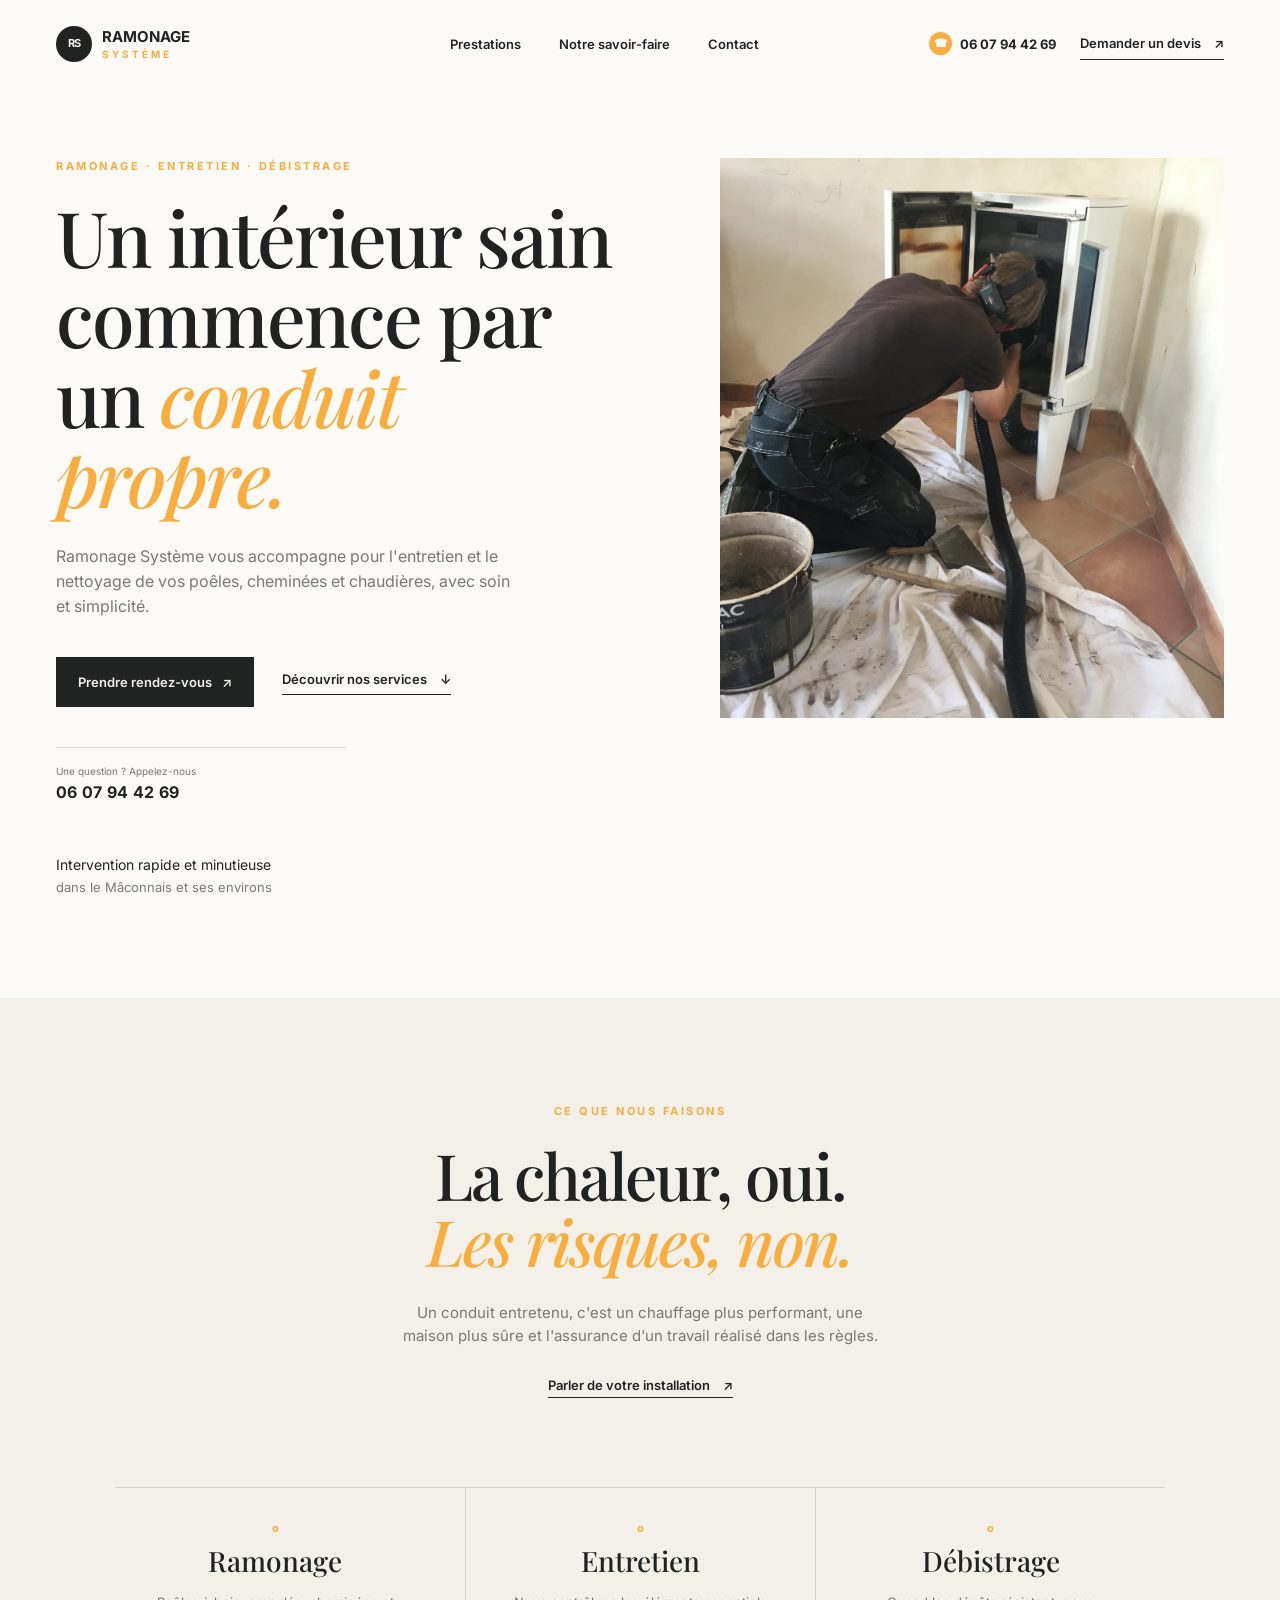
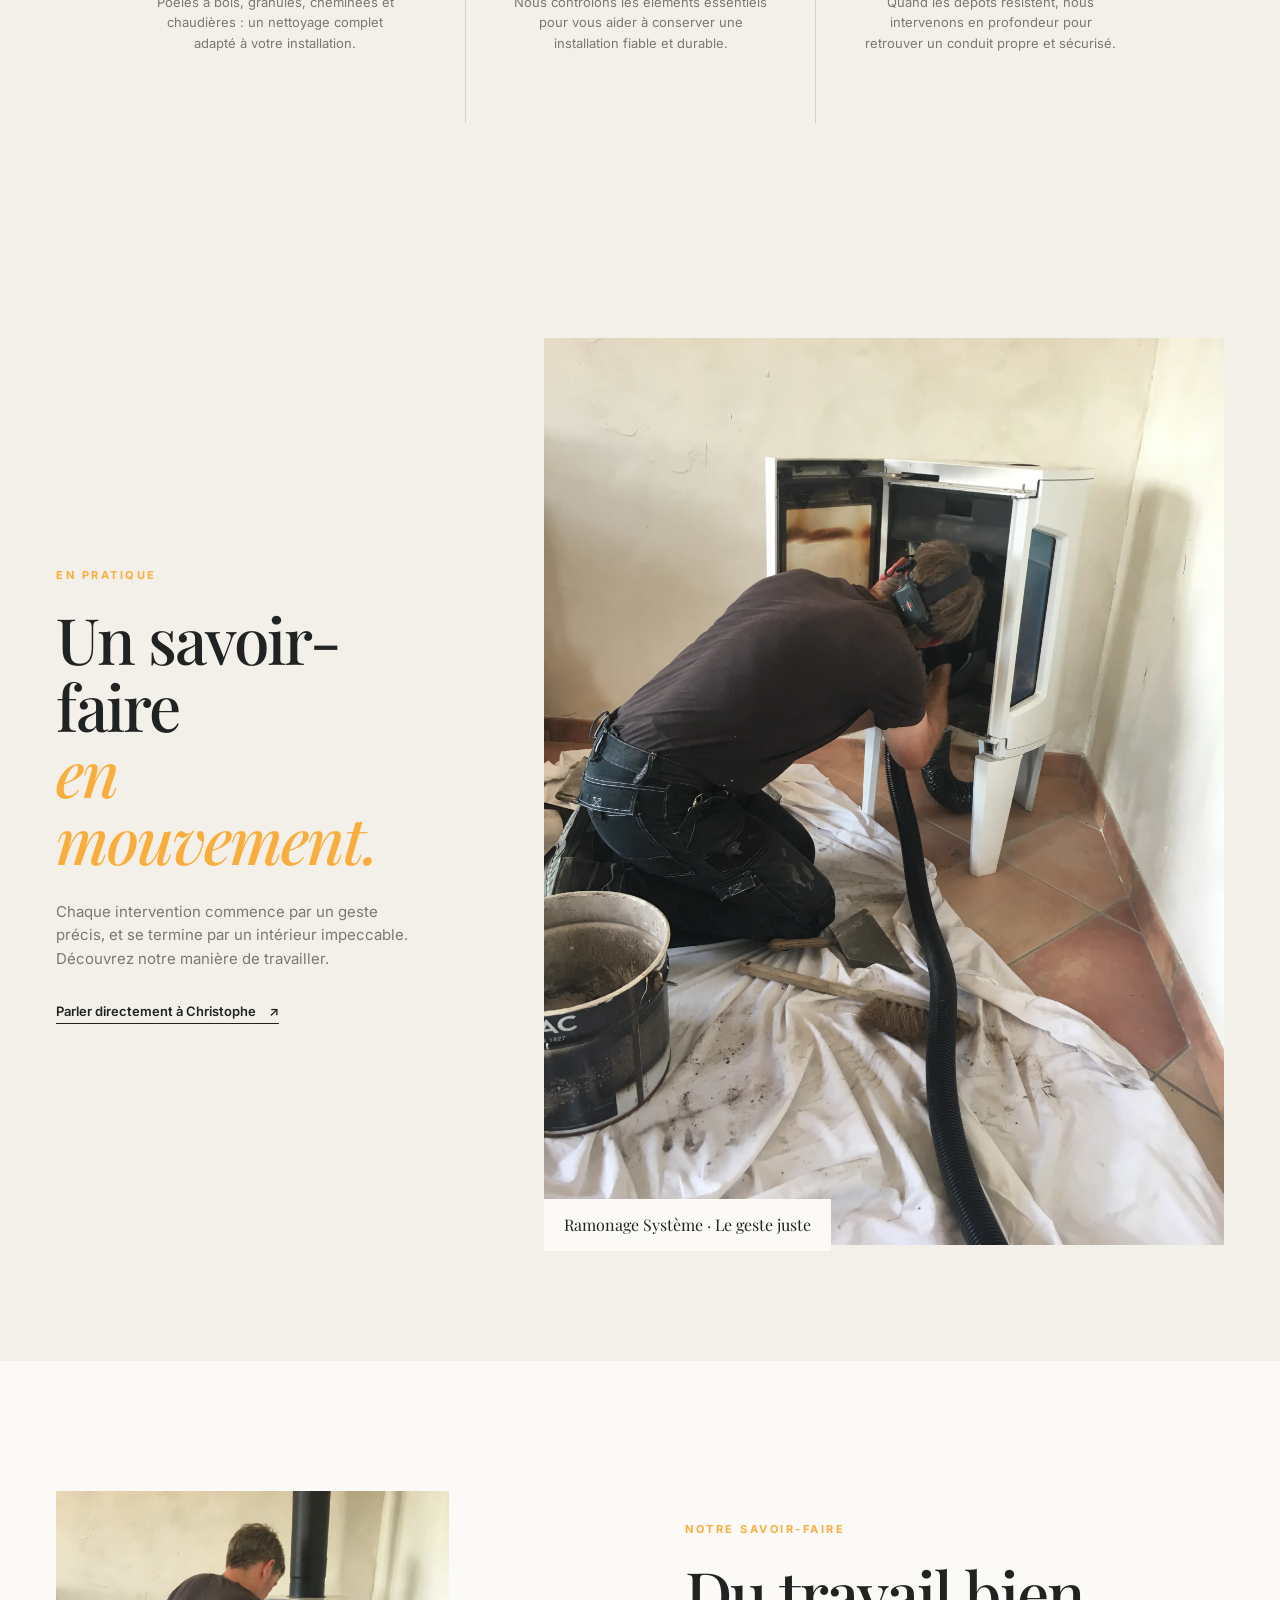
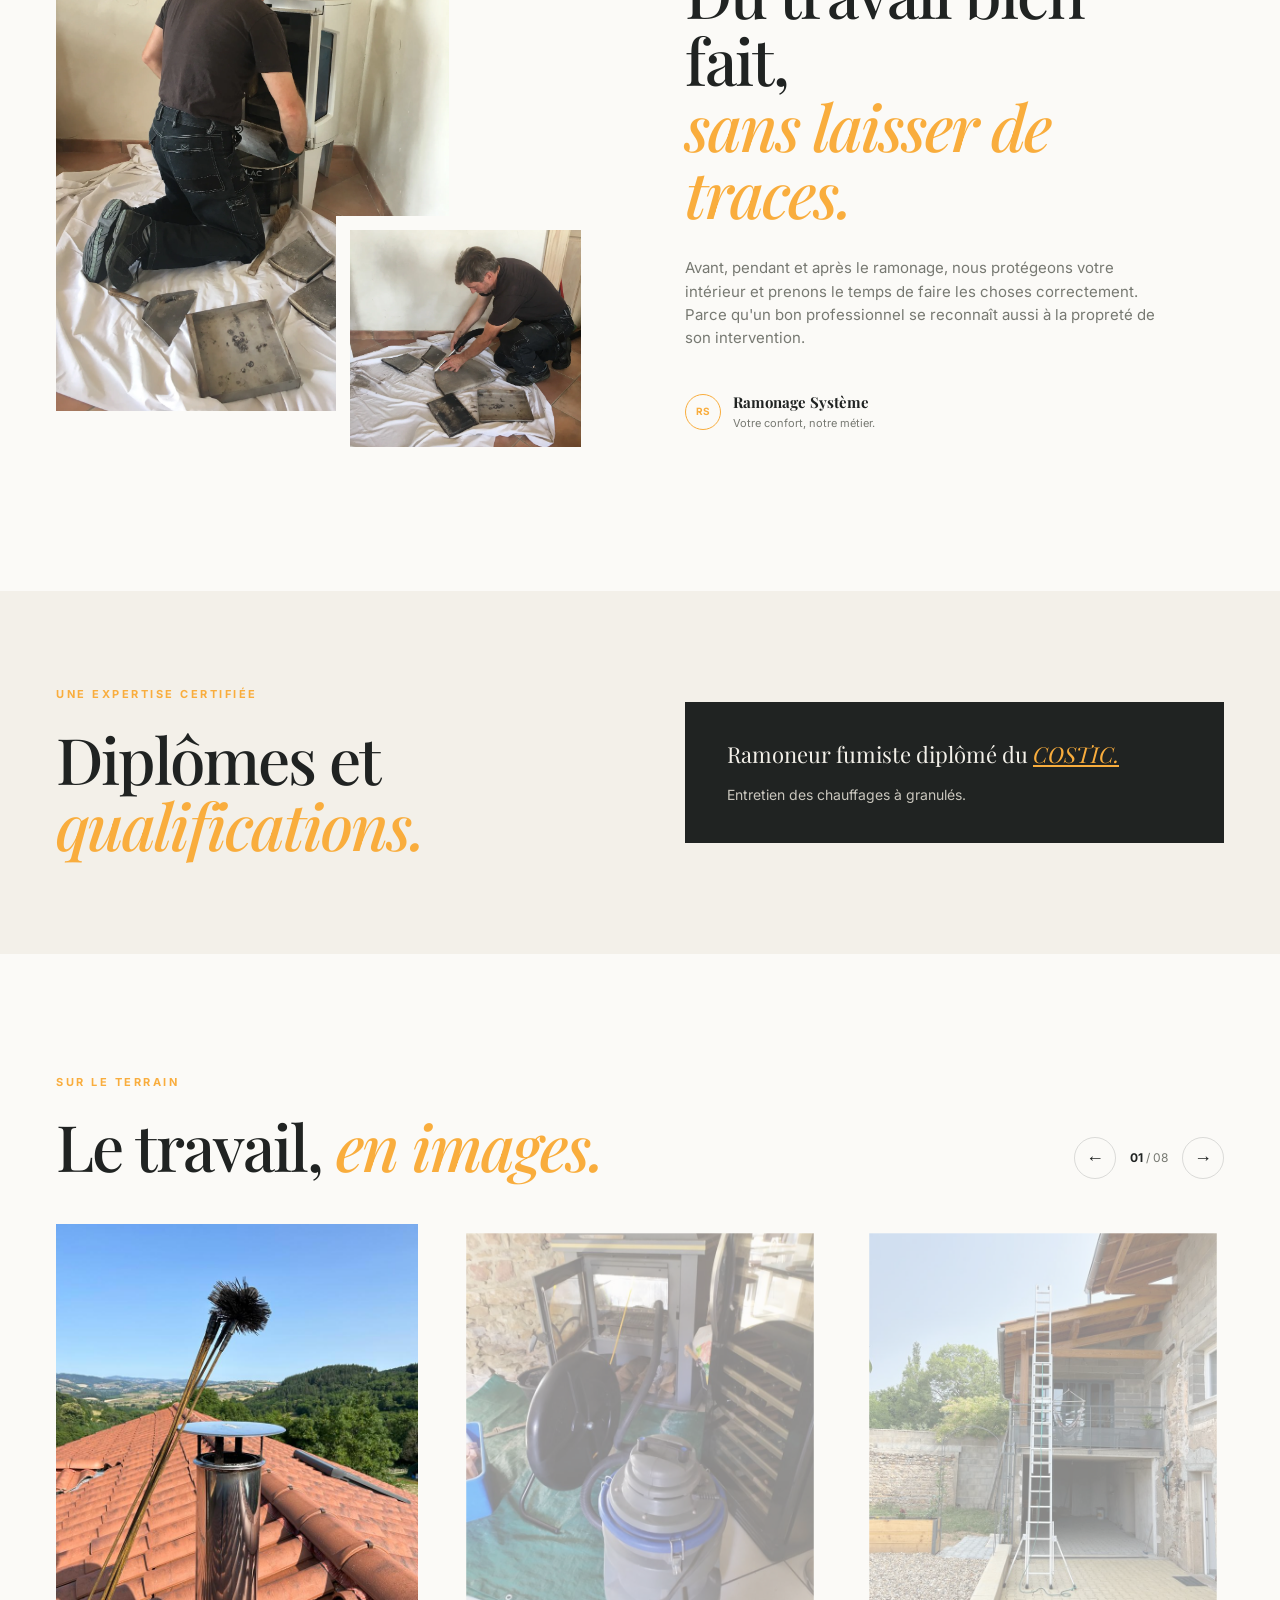
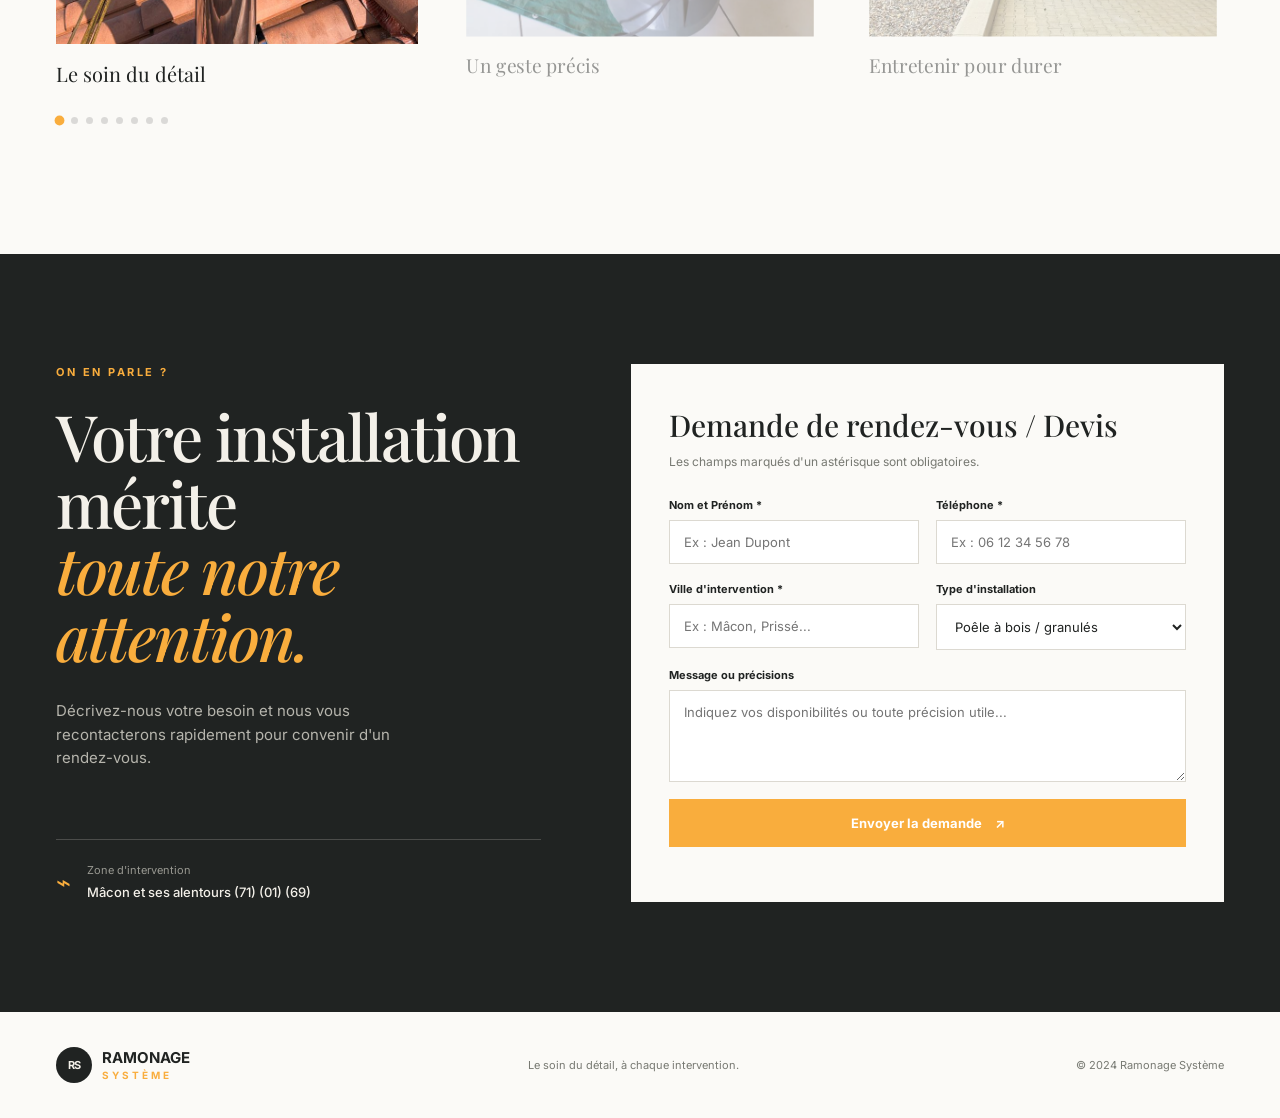
<file: index.html>
<!doctype html>
<html lang="fr">
  <head>
    <meta charset="UTF-8" />
    <meta name="viewport" content="width=device-width, initial-scale=1.0" />
    <meta
      name="description"
      content="Ramonage, entretien et nettoyage de vos installations de chauffage dans le Mâconnais."
    />
    <title>Ramonage Système | Ramonage & entretien</title>
    <link rel="stylesheet" href="style.css" />
  </head>
  <body>
    <header class="site-header">
      <a class="brand" href="#accueil" aria-label="Ramonage Système, accueil"
        ><span class="brand-mark" aria-hidden="true">RS</span
        ><span class="brand-copy"
          ><strong>Ramonage</strong><small>Système</small></span
        ></a
      >
      <nav class="main-nav" aria-label="Navigation principale">
        <a href="#prestations">Prestations</a
        ><a href="#savoir-faire">Notre savoir-faire</a
        ><a href="#contact">Contact</a>
      </nav>
      <div class="header-actions">
        <a class="header-phone" href="tel:+33607944269"
          ><span class="phone-dot" aria-hidden="true">&#x260E;&#xFE0E;</span
          ><span class="header-phone-number">06 07 94 42 69</span
          ><span class="header-phone-label">Appeler</span></a
        ><a class="header-cta" href="#contact"
          >Demander un devis <span aria-hidden="true">&#x2197;&#xFE0E;</span></a
        >
      </div>
    </header>

    <main>
      <section class="hero" id="accueil">
        <div class="hero-copy">
          <p class="eyebrow">Ramonage · Entretien · Débistrage</p>
          <h1>Un intérieur sain commence par un <em>conduit propre.</em></h1>
          <p class="hero-intro">
            Ramonage Système vous accompagne pour l'entretien et le nettoyage de
            vos poêles, cheminées et chaudières, avec soin et simplicité.
          </p>
          <div class="hero-actions">
            <a class="button button-dark" href="#contact"
              >Prendre rendez-vous
              <span aria-hidden="true">&#x2197;&#xFE0E;</span></a
            ><a class="text-link" href="#prestations"
              >Découvrir nos services <span aria-hidden="true">↓</span></a
            >
          </div>
          <a class="hero-phone" href="tel:+33607944269"
            ><span
              ><small>Une question ? Appelez-nous</small
              ><strong>06 07 94 42 69</strong></span
            ></a
          >
          <div class="hero-note">
            <span
              >Intervention rapide et minutieuse<br /><small
                >dans le Mâconnais et ses environs</small
              ></span
            >
          </div>
        </div>
        <div class="hero-visual">
          <div class="hero-image-wrap">
            <img
              src="./assets/img_6344-1.webp"
              alt="Artisan nettoyant un poêle à bois"
            />
          </div>
        </div>
      </section>

      <section class="service-intro" id="prestations">
        <div class="section-heading">
          <p class="eyebrow">Ce que nous faisons</p>
          <h2>La chaleur, oui.<br /><em>Les risques, non.</em></h2>
        </div>
        <div class="section-description">
          <p>
            Un conduit entretenu, c'est un chauffage plus performant, une maison
            plus sûre et l'assurance d'un travail réalisé dans les règles.
          </p>
          <a class="text-link" href="#contact"
            >Parler de votre installation
            <span aria-hidden="true">&#x2197;&#xFE0E;</span></a
          >
        </div>
        <div class="service-grid">
          <article class="service-card">
            <span class="service-number">o</span>
            <h3>Ramonage</h3>
            <p>
              Poêles à bois, granulés, cheminées et chaudières : un nettoyage
              complet adapté à votre installation.
            </p>
          </article>
          <article class="service-card">
            <span class="service-number">o</span>
            <h3>Entretien</h3>
            <p>
              Nous contrôlons les éléments essentiels pour vous aider à
              conserver une installation fiable et durable.
            </p>
          </article>
          <article class="service-card">
            <span class="service-number">o</span>
            <h3>Débistrage</h3>
            <p>
              Quand les dépôts résistent, nous intervenons en profondeur pour
              retrouver un conduit propre et sécurisé.
            </p>
          </article>
        </div>
      </section>

      <section class="video-section">
        <div class="video-copy">
          <p class="eyebrow">En pratique</p>
          <h2>Un savoir-faire<br /><em>en mouvement.</em></h2>
          <p>
            Chaque intervention commence par un geste précis, et se termine par
            un intérieur impeccable. Découvrez notre manière de travailler.
          </p>
          <a class="text-link" href="tel:+33607944269"
            >Parler directement à Christophe
            <span aria-hidden="true">&#x2197;&#xFE0E;</span></a
          >
        </div>
        <div class="video-frame">
          <video
            autoplay
            loop
            muted
            playsinline
            preload="auto"
            poster="./assets/img_6344-1.webp"
            aria-hidden="true"
            tabindex="-1"
          >
            <source src="./assets/video-ramonage.mp4" type="video/mp4" />
            Votre navigateur ne peut pas lire cette vidéo.</video
          ><span class="video-label">Ramonage Système · Le geste juste</span>
        </div>
      </section>

      <section class="story" id="savoir-faire">
        <div class="story-images">
          <img
            class="story-main-image"
            src="./assets/img_6327-1.webp"
            alt="Artisan en train d'entretenir un poêle"
          /><img
            class="story-detail-image"
            src="./assets/img_6329.webp"
            alt="Nettoyage des éléments d'un poêle"
          />
        </div>
        <div class="story-copy">
          <p class="eyebrow">Notre savoir-faire</p>
          <h2>Du travail bien fait,<br /><em>sans laisser de traces.</em></h2>
          <p>
            Avant, pendant et après le ramonage, nous protégeons votre intérieur
            et prenons le temps de faire les choses correctement. Parce qu'un
            bon professionnel se reconnaît aussi à la propreté de son
            intervention.
          </p>
          <div class="signature">
            <span class="signature-mark">RS</span
            ><span
              ><strong>Ramonage Système</strong
              ><small>Votre confort, notre métier.</small></span
            >
          </div>
        </div>
      </section>

      <section
        class="qualifications-section"
        aria-labelledby="qualifications-title"
      >
        <div class="qualifications-intro">
          <p class="eyebrow">Une expertise certifiée</p>
          <h2 id="qualifications-title">
            Diplômes et<br /><em>qualifications.</em>
          </h2>
        </div>
        <div class="qualification-card">
          <div>
            <p>
              Ramoneur fumiste diplômé du
              <a href="https://www.costic.com/" style="color: #f9ad3d"
                ><i><u>COSTIC.</u></i></a
              >
            </p>
            <p>Entretien des chauffages à granulés.</p>
          </div>
        </div>
      </section>

      <section class="gallery-section" aria-labelledby="gallery-title">
        <div class="gallery-heading">
          <div>
            <p class="eyebrow">Sur le terrain</p>
            <h2 id="gallery-title">Le travail, <em>en images.</em></h2>
          </div>
          <div class="gallery-controls">
            <button
              class="slider-button slider-prev"
              type="button"
              aria-label="Photo précédente"
            >
              ←</button
            ><span class="slider-counter"><strong>01</strong> / 08</span
            ><button
              class="slider-button slider-next"
              type="button"
              aria-label="Photo suivante"
            >
              →
            </button>
          </div>
        </div>
        <div class="slider" data-slider>
          <div class="slider-track">
            <figure class="slide is-active">
              <img
                src="./assets/slider/Ramonage-systeme-2023-07-05-a-21.13.5942.jpg"
                alt="Intervention de ramonage sur un conduit"
              />
              <figcaption>Le soin du détail</figcaption>
            </figure>
            <figure class="slide">
              <img
                src="./assets/slider/Ramonage-systeme-2023-07-05-a-21.12.20.jpg"
                alt="Nettoyage d'une installation de chauffage"
              />
              <figcaption>Un geste précis</figcaption>
            </figure>
            <figure class="slide">
              <img
                src="./assets/slider/Ramonage-systeme-2023-07-05-a-21.13.5941.jpg"
                alt="Entretien d'un poêle à bois"
              />
              <figcaption>Entretenir pour durer</figcaption>
            </figure>
            <figure class="slide">
              <img
                src="./assets/slider/WhatsApp-Image-2023-07-05-a-21.13.4228.jpg"
                alt="Détail d'une intervention de ramonage"
              />
              <figcaption>Chaque installation compte</figcaption>
            </figure>
            <figure class="slide">
              <img
                src="./assets/slider/Ramonage-systeme-2023-07-05-a-21.13.4236.jpg"
                alt="Travail de ramonage en cours"
              />
              <figcaption>Propre, du début à la fin</figcaption>
            </figure>
            <figure class="slide">
              <img
                src="./assets/slider/Ramonage-systeme-2023-07-05-a-21.13.4235.jpg"
                alt="Artisan au travail sur un conduit"
              />
              <figcaption>Le bon diagnostic</figcaption>
            </figure>
            <figure class="slide">
              <img
                src="./assets/slider/Ramonage-systeme-2023-07-05-a-21.13.021820.jpg"
                alt="Installation de chauffage entretenue"
              />
              <figcaption>La chaleur en confiance</figcaption>
            </figure>
            <figure class="slide">
              <img
                src="./assets/slider/Ramonage-systeme-2023-07-05-a-21.12.202.jpg"
                alt="Finition d'une intervention de ramonage"
              />
              <figcaption>Un intérieur préservé</figcaption>
            </figure>
          </div>
        </div>
        <div class="slider-dots" aria-label="Choisir une photo"></div>
      </section>

      <section class="contact-section" id="contact">
        <div class="contact-heading">
          <p class="eyebrow">On en parle ?</p>
          <h2>
            Votre installation mérite<br /><em>toute notre attention.</em>
          </h2>
          <p>
            Décrivez-nous votre besoin et nous vous recontacterons rapidement
            pour convenir d'un rendez-vous.
          </p>
          <div class="contact-details">
            <span>⌁</span>
            <div>
              <small>Zone d'intervention</small
              ><strong>Mâcon et ses alentours (71) (01) (69)</strong>
            </div>
          </div>
        </div>
        <div class="form-panel">
          <h3>Demande de rendez-vous / Devis</h3>
          <p>Les champs marqués d'un astérisque sont obligatoires.</p>
          <form
            action="https://api.web3forms.com/submit"
            method="POST"
            class="contact-form"
          >
            <input
              type="hidden"
              name="access_key"
              value="41ea7f06-fbfc-4e93-8c57-c42095baba52"
            /><input
              type="hidden"
              name="subject"
              value="Nouvelle demande de ramonage"
            />
            <div class="form-group">
              <label for="name">Nom et Prénom *</label
              ><input
                type="text"
                id="name"
                name="nom"
                placeholder="Ex : Jean Dupont"
                required
              />
            </div>
            <div class="form-group">
              <label for="phone">Téléphone *</label
              ><input
                type="tel"
                id="phone"
                name="téléphone"
                placeholder="Ex : 06 12 34 56 78"
                required
              />
            </div>
            <div class="form-group">
              <label for="city">Ville d'intervention *</label
              ><input
                type="text"
                id="city"
                name="Ville"
                placeholder="Ex : Mâcon, Prissé..."
                required
              />
            </div>
            <div class="form-group">
              <label for="service">Type d'installation</label
              ><select id="service" name="service">
                <option value="Poêle à bois / granulés">
                  Poêle à bois / granulés
                </option>
                <option value="Cheminée / Insert">Cheminée / Insert</option>
                <option value="Chaudière (Gaz / Fioul / Bois)">
                  Chaudière (Gaz / Fioul / Bois)
                </option>
                <option value="Débistrage / Autre">
                  Débistrage / Autre demande
                </option>
              </select>
            </div>
            <div class="form-group">
              <label for="message">Message ou précisions</label
              ><textarea
                id="message"
                name="message"
                rows="4"
                placeholder="Indiquez vos disponibilités ou toute précision utile..."
              ></textarea>
            </div>
            <button type="submit" class="btn-submit">
              Envoyer la demande
              <span aria-hidden="true">&#x2197;&#xFE0E;</span>
            </button>
          </form>
        </div>
      </section>
    </main>

    <footer class="site-footer">
      <a class="brand" href="#accueil"
        ><span class="brand-mark" aria-hidden="true">RS</span
        ><span class="brand-copy"
          ><strong>Ramonage</strong><small>Système</small></span
        ></a
      >
      <p>Le soin du détail, à chaque intervention.</p>
      <span>© 2024 Ramonage Système</span>
    </footer>
    <script src="script.js"></script>
  </body>
</html>
</file>
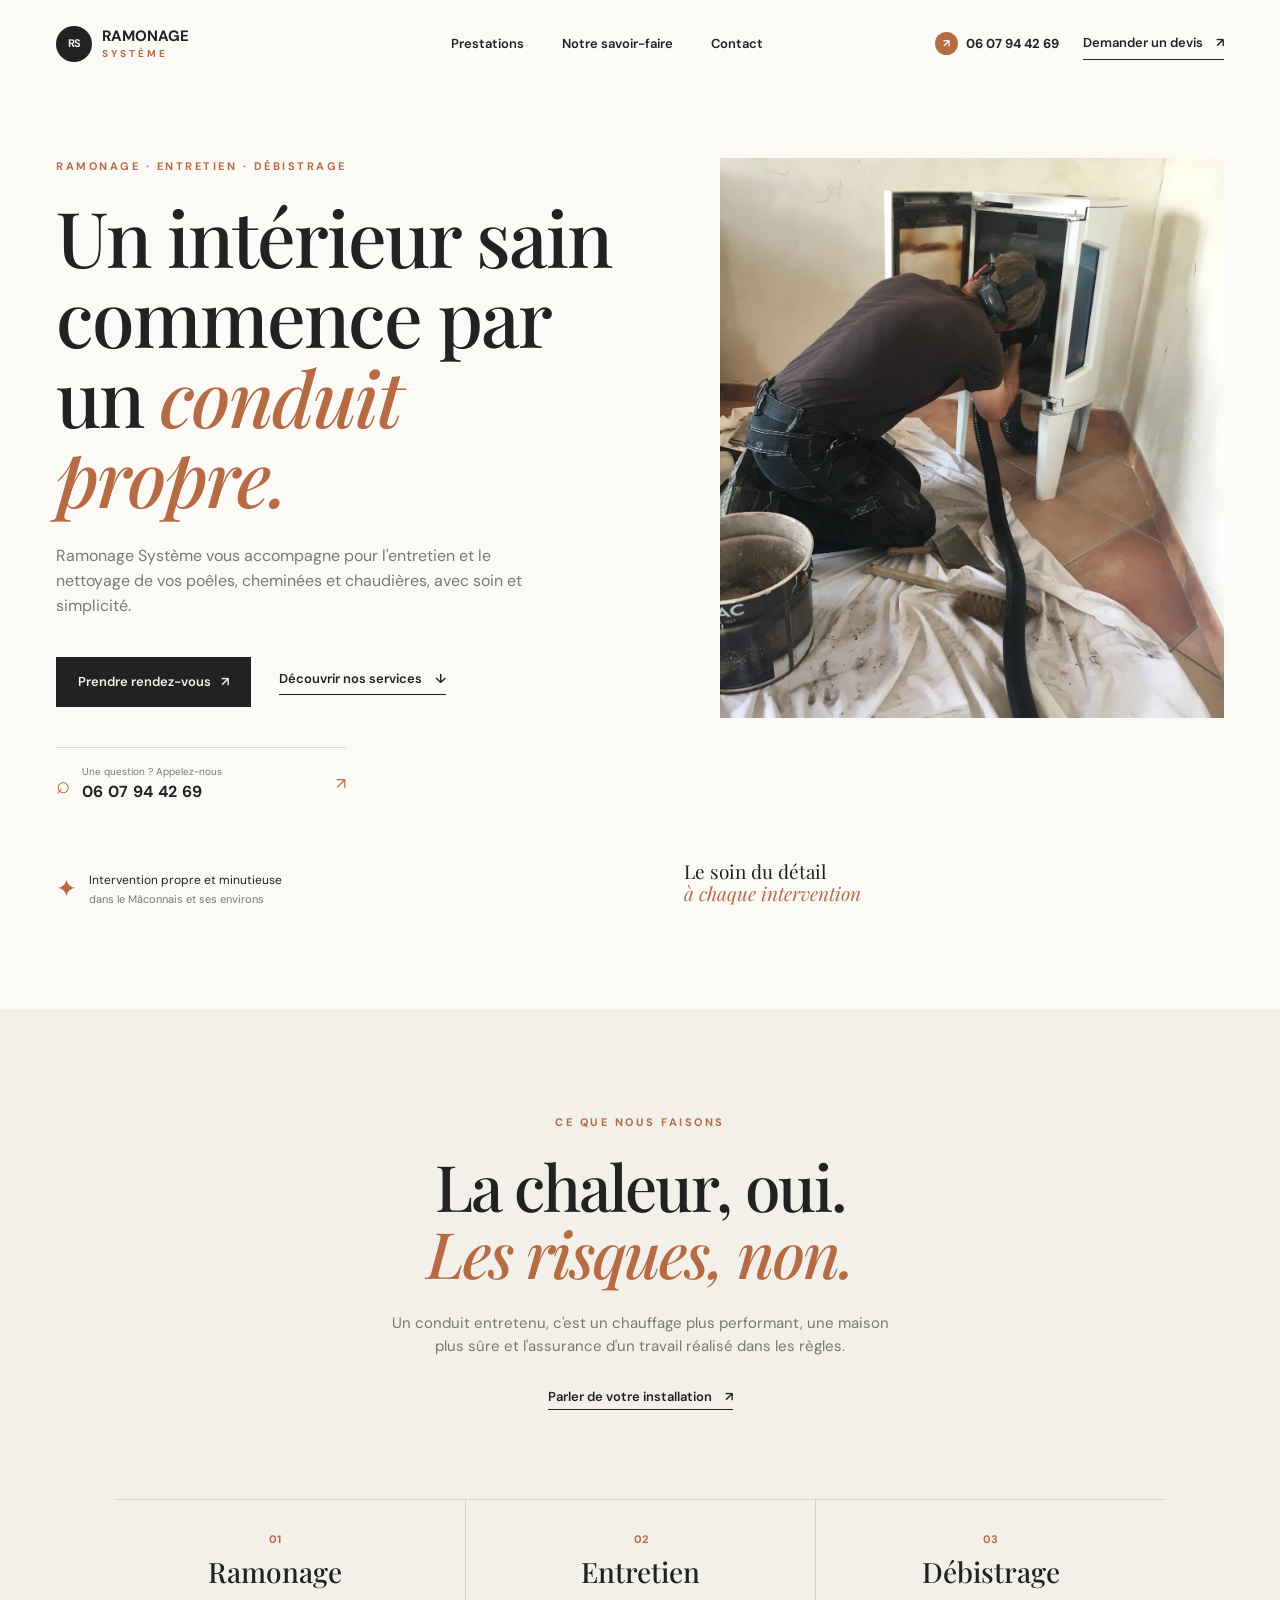
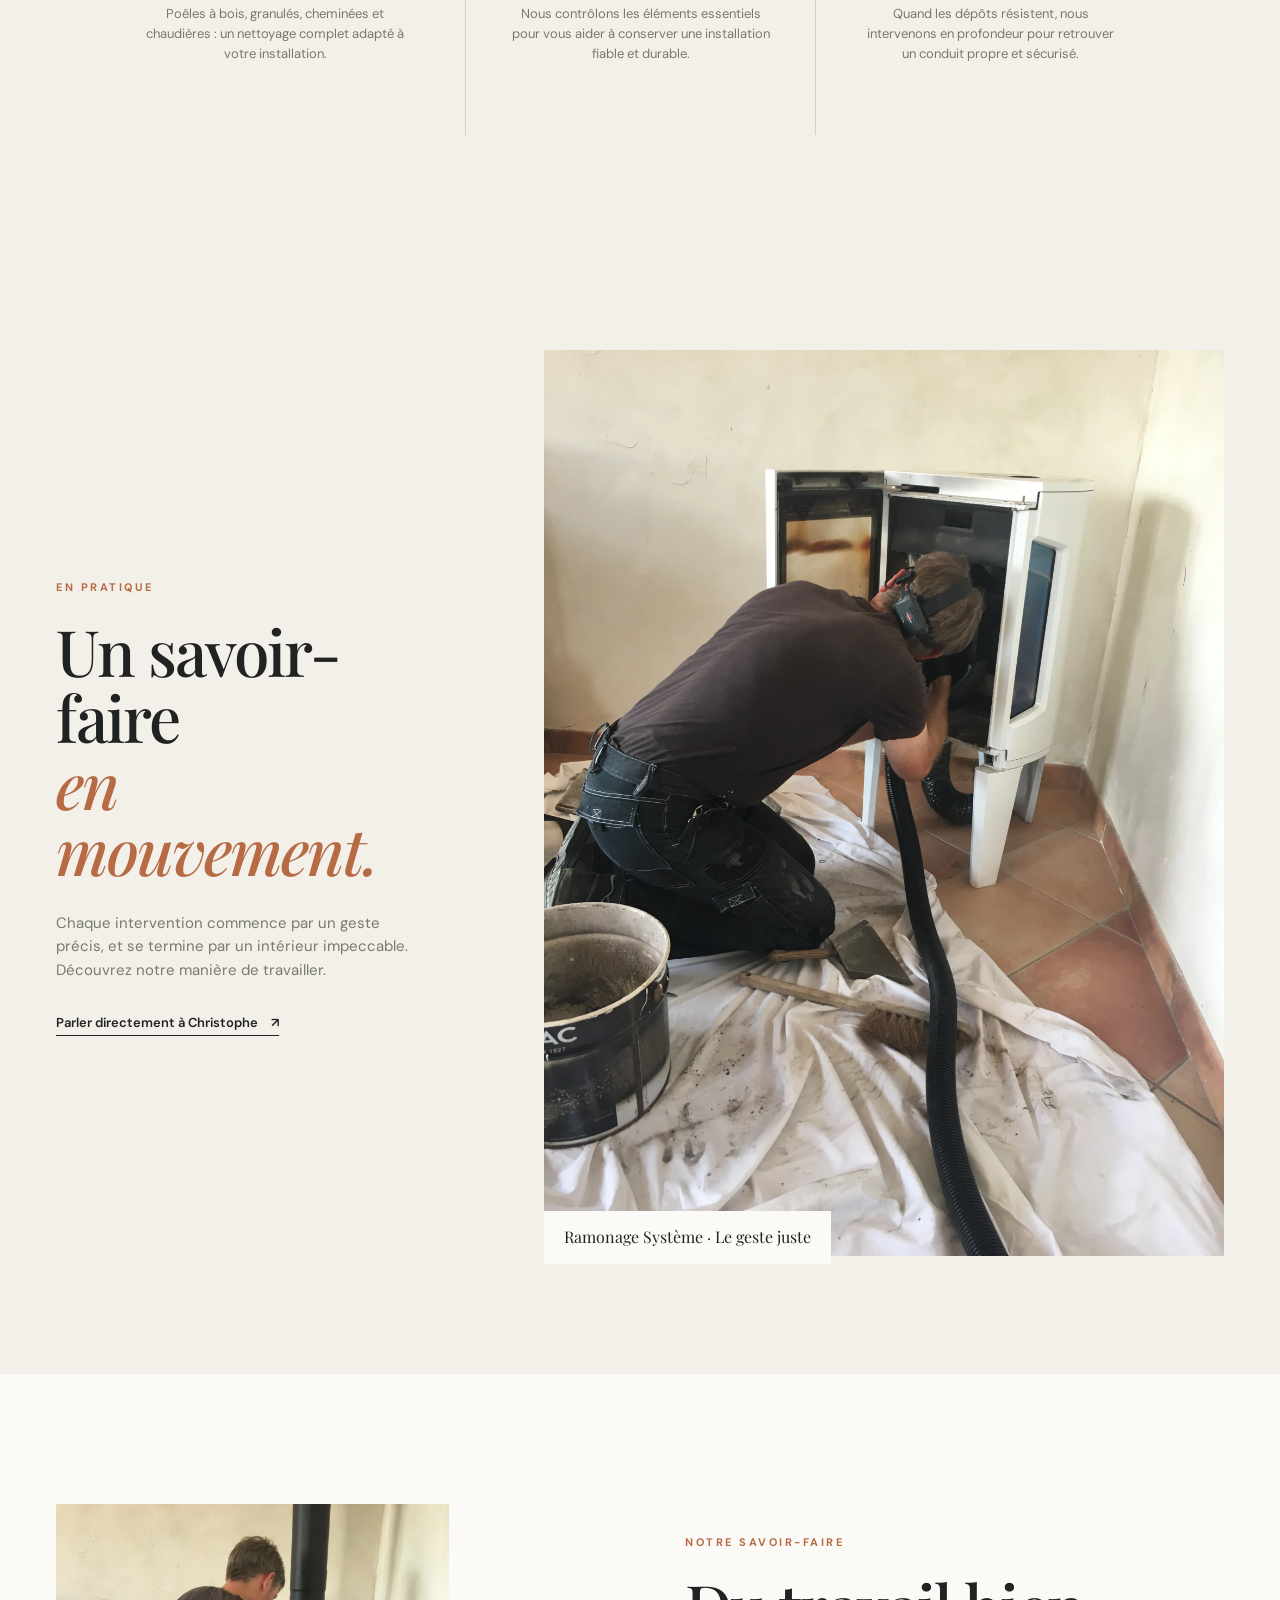
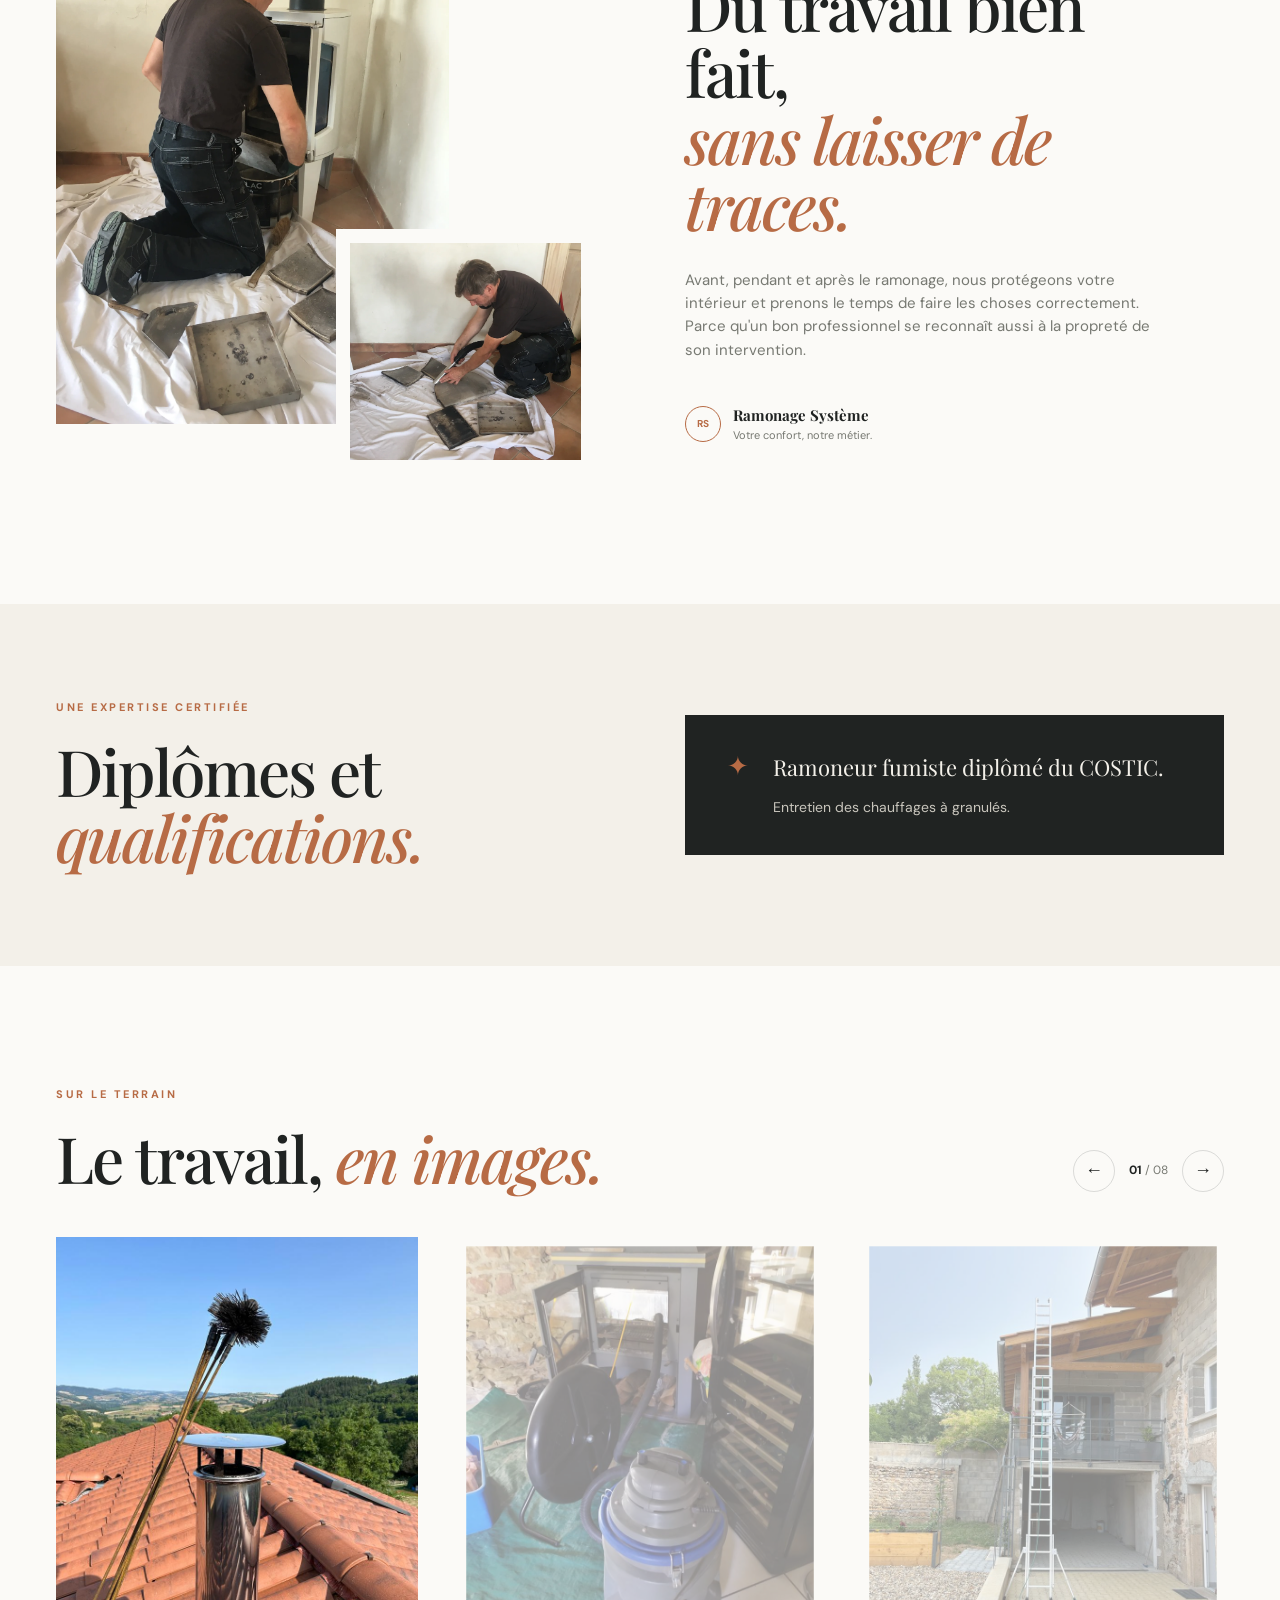
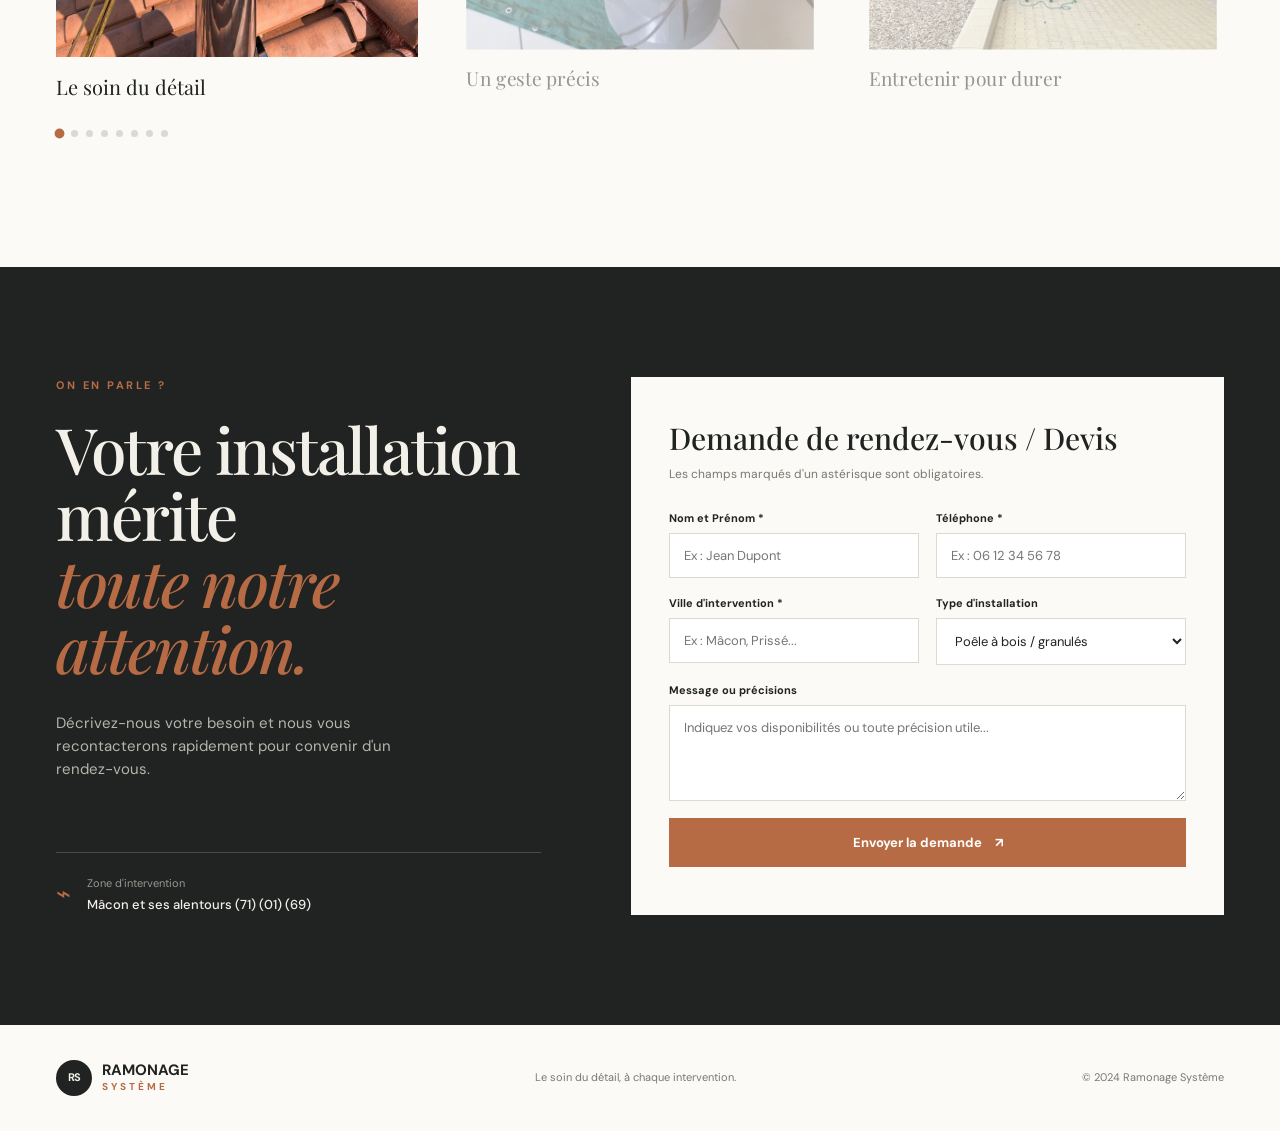
<file: src/index.html>
<!DOCTYPE html>
<html lang="fr">
<head>
  <meta charset="UTF-8">
  <meta name="viewport" content="width=device-width, initial-scale=1.0">
  <meta name="description" content="Ramonage, entretien et nettoyage de vos installations de chauffage dans le Mâconnais.">
  <title>Ramonage Système | Ramonage & entretien</title>
  <link rel="stylesheet" href="style.css">
</head>
<body>
  <header class="site-header">
    <a class="brand" href="#accueil" aria-label="Ramonage Système, accueil"><span class="brand-mark" aria-hidden="true">RS</span><span class="brand-copy"><strong>Ramonage</strong><small>Système</small></span></a>
    <nav class="main-nav" aria-label="Navigation principale"><a href="#prestations">Prestations</a><a href="#savoir-faire">Notre savoir-faire</a><a href="#contact">Contact</a></nav>
    <div class="header-actions"><a class="header-phone" href="tel:+33607944269"><span class="phone-dot" aria-hidden="true">↗</span>06 07 94 42 69</a><a class="header-cta" href="#contact">Demander un devis <span aria-hidden="true">↗</span></a></div>
  </header>

  <main>
    <section class="hero" id="accueil">
      <div class="hero-copy"><p class="eyebrow">Ramonage · Entretien · Débistrage</p><h1>Un intérieur sain commence par un <em>conduit propre.</em></h1><p class="hero-intro">Ramonage Système vous accompagne pour l'entretien et le nettoyage de vos poêles, cheminées et chaudières, avec soin et simplicité.</p><div class="hero-actions"><a class="button button-dark" href="#contact">Prendre rendez-vous <span aria-hidden="true">↗</span></a><a class="text-link" href="#prestations">Découvrir nos services <span aria-hidden="true">↓</span></a></div><a class="hero-phone" href="tel:+33607944269"><span class="phone-icon" aria-hidden="true">⌕</span><span><small>Une question ? Appelez-nous</small><strong>06 07 94 42 69</strong></span><span class="phone-arrow" aria-hidden="true">↗</span></a><div class="hero-note"><span class="note-icon" aria-hidden="true">✦</span><span>Intervention propre et minutieuse<br><small>dans le Mâconnais et ses environs</small></span></div></div>
      <div class="hero-visual"><div class="hero-image-wrap"><img src="../assets/img_6344-1.webp" alt="Artisan nettoyant un poêle à bois"></div><div class="hero-caption">Le soin du détail<br><span>à chaque intervention</span></div></div>
    </section>

    <section class="service-intro" id="prestations"><div class="section-heading"><p class="eyebrow">Ce que nous faisons</p><h2>La chaleur, oui.<br><em>Les risques, non.</em></h2></div><div class="section-description"><p>Un conduit entretenu, c'est un chauffage plus performant, une maison plus sûre et l'assurance d'un travail réalisé dans les règles.</p><a class="text-link" href="#contact">Parler de votre installation <span aria-hidden="true">↗</span></a></div><div class="service-grid"><article class="service-card"><span class="service-number">01</span><h3>Ramonage</h3><p>Poêles à bois, granulés, cheminées et chaudières : un nettoyage complet adapté à votre installation.</p></article><article class="service-card"><span class="service-number">02</span><h3>Entretien</h3><p>Nous contrôlons les éléments essentiels pour vous aider à conserver une installation fiable et durable.</p></article><article class="service-card"><span class="service-number">03</span><h3>Débistrage</h3><p>Quand les dépôts résistent, nous intervenons en profondeur pour retrouver un conduit propre et sécurisé.</p></article></div></section>

    <section class="video-section"><div class="video-copy"><p class="eyebrow">En pratique</p><h2>Un savoir-faire<br><em>en mouvement.</em></h2><p>Chaque intervention commence par un geste précis, et se termine par un intérieur impeccable. Découvrez notre manière de travailler.</p><a class="text-link" href="tel:+33607944269">Parler directement à Christophe <span aria-hidden="true">↗</span></a></div><div class="video-frame"><video autoplay loop muted playsinline preload="auto" poster="../assets/img_6344-1.webp" aria-hidden="true" tabindex="-1"><source src="../assets/video-ramonage.mp4" type="video/mp4">Votre navigateur ne peut pas lire cette vidéo.</video><span class="video-label">Ramonage Système · Le geste juste</span></div></section>

    <section class="story" id="savoir-faire"><div class="story-images"><img class="story-main-image" src="../assets/img_6327-1.webp" alt="Artisan en train d'entretenir un poêle"><img class="story-detail-image" src="../assets/img_6329.webp" alt="Nettoyage des éléments d'un poêle"></div><div class="story-copy"><p class="eyebrow">Notre savoir-faire</p><h2>Du travail bien fait,<br><em>sans laisser de traces.</em></h2><p>Avant, pendant et après le ramonage, nous protégeons votre intérieur et prenons le temps de faire les choses correctement. Parce qu'un bon professionnel se reconnaît aussi à la propreté de son intervention.</p><div class="signature"><span class="signature-mark">RS</span><span><strong>Ramonage Système</strong><small>Votre confort, notre métier.</small></span></div></div></section>

    <section class="qualifications-section" aria-labelledby="qualifications-title"><div class="qualifications-intro"><p class="eyebrow">Une expertise certifiée</p><h2 id="qualifications-title">Diplômes et<br><em>qualifications.</em></h2></div><div class="qualification-card"><span class="qualification-mark" aria-hidden="true">✦</span><div><p>Ramoneur fumiste diplômé du COSTIC.</p><p>Entretien des chauffages à granulés.</p></div></div></section>

    <section class="gallery-section" aria-labelledby="gallery-title"><div class="gallery-heading"><div><p class="eyebrow">Sur le terrain</p><h2 id="gallery-title">Le travail, <em>en images.</em></h2></div><div class="gallery-controls"><button class="slider-button slider-prev" type="button" aria-label="Photo précédente">←</button><span class="slider-counter"><strong>01</strong> / 08</span><button class="slider-button slider-next" type="button" aria-label="Photo suivante">→</button></div></div><div class="slider" data-slider><div class="slider-track"><figure class="slide is-active"><img src="../assets/slider/Ramonage-systeme-2023-07-05-a-21.13.5942.jpg" alt="Intervention de ramonage sur un conduit"><figcaption>Le soin du détail</figcaption></figure><figure class="slide"><img src="../assets/slider/Ramonage-systeme-2023-07-05-a-21.12.20.jpg" alt="Nettoyage d'une installation de chauffage"><figcaption>Un geste précis</figcaption></figure><figure class="slide"><img src="../assets/slider/Ramonage-systeme-2023-07-05-a-21.13.5941.jpg" alt="Entretien d'un poêle à bois"><figcaption>Entretenir pour durer</figcaption></figure><figure class="slide"><img src="../assets/slider/WhatsApp-Image-2023-07-05-a-21.13.4228.jpg" alt="Détail d'une intervention de ramonage"><figcaption>Chaque installation compte</figcaption></figure><figure class="slide"><img src="../assets/slider/Ramonage-systeme-2023-07-05-a-21.13.4236.jpg" alt="Travail de ramonage en cours"><figcaption>Propre, du début à la fin</figcaption></figure><figure class="slide"><img src="../assets/slider/Ramonage-systeme-2023-07-05-a-21.13.4235.jpg" alt="Artisan au travail sur un conduit"><figcaption>Le bon diagnostic</figcaption></figure><figure class="slide"><img src="../assets/slider/Ramonage-systeme-2023-07-05-a-21.13.021820.jpg" alt="Installation de chauffage entretenue"><figcaption>La chaleur en confiance</figcaption></figure><figure class="slide"><img src="../assets/slider/Ramonage-systeme-2023-07-05-a-21.12.202.jpg" alt="Finition d'une intervention de ramonage"><figcaption>Un intérieur préservé</figcaption></figure></div></div><div class="slider-dots" aria-label="Choisir une photo"></div></section>

    <section class="contact-section" id="contact"><div class="contact-heading"><p class="eyebrow">On en parle ?</p><h2>Votre installation mérite<br><em>toute notre attention.</em></h2><p>Décrivez-nous votre besoin et nous vous recontacterons rapidement pour convenir d'un rendez-vous.</p><div class="contact-details"><span>⌁</span><div><small>Zone d'intervention</small><strong>Mâcon et ses alentours (71) (01) (69)</strong></div></div></div><div class="form-panel"><h3>Demande de rendez-vous / Devis</h3><p>Les champs marqués d'un astérisque sont obligatoires.</p><form action="https://api.web3forms.com/submit" method="POST" class="contact-form"><input type="hidden" name="access_key" value="41ea7f06-fbfc-4e93-8c57-c42095baba52"><input type="hidden" name="subject" value="Nouvelle demande de ramonage"><div class="form-group"><label for="name">Nom et Prénom *</label><input type="text" id="name" name="nom" placeholder="Ex : Jean Dupont" required></div><div class="form-group"><label for="phone">Téléphone *</label><input type="tel" id="phone" name="téléphone" placeholder="Ex : 06 12 34 56 78" required></div><div class="form-group"><label for="city">Ville d'intervention *</label><input type="text" id="city" name="Ville" placeholder="Ex : Mâcon, Prissé..." required></div><div class="form-group"><label for="service">Type d'installation</label><select id="service" name="service"><option value="Poêle à bois / granulés">Poêle à bois / granulés</option><option value="Cheminée / Insert">Cheminée / Insert</option><option value="Chaudière (Gaz / Fioul / Bois)">Chaudière (Gaz / Fioul / Bois)</option><option value="Débistrage / Autre">Débistrage / Autre demande</option></select></div><div class="form-group"><label for="message">Message ou précisions</label><textarea id="message" name="message" rows="4" placeholder="Indiquez vos disponibilités ou toute précision utile..."></textarea></div><button type="submit" class="btn-submit">Envoyer la demande <span aria-hidden="true">↗</span></button></form></div></section>
  </main>

  <footer class="site-footer"><a class="brand" href="#accueil"><span class="brand-mark" aria-hidden="true">RS</span><span class="brand-copy"><strong>Ramonage</strong><small>Système</small></span></a><p>Le soin du détail, à chaque intervention.</p><span>© 2024 Ramonage Système</span></footer>
  <script src="script.js"></script>
</body>
</html>
</file>
<file: style.css>
@import url("https://fonts.googleapis.com/css2?family=DM+Sans:wght@400;500;600;700&family=Playfair+Display:ital,wght@0,500;0,600;1,500;1,600&display=swap");
@import url("https://fonts.googleapis.com/css2?family=Inter:ital,opsz,wght@0,14..32,100..900;1,14..32,100..900&display=swap");

:root {
  --ink: #202322;
  --cream: #f3f0e9;
  --paper: #fbfaf7;
  --copper: #b76b45;
  --muted: #777972;
  --line: rgba(32, 35, 34, 0.15);
}
* {
  box-sizing: border-box;
  margin: 0;
  padding: 0;
}
html {
  scroll-behavior: smooth;
}
body {
  background: var(--paper);
  color: var(--ink);
  font-family: "Inter", Arial, sans-serif;
  line-height: 1.55;
}
a {
  color: inherit;
  text-decoration: none;
}
.site-header {
  align-items: center;
  display: flex;
  justify-content: space-between;
  margin: auto;
  max-width: 1240px;
  padding: 26px 36px;
}
.brand {
  align-items: center;
  display: flex;
  gap: 10px;
}
.brand-mark {
  align-items: center;
  background: var(--ink);
  border-radius: 50%;
  color: var(--cream);
  display: flex;
  font-size: 11px;
  font-weight: 700;
  height: 36px;
  justify-content: center;
  letter-spacing: -1px;
  width: 36px;
}
.brand-copy {
  display: flex;
  flex-direction: column;
  font-size: 15px;
  line-height: 1.05;
  text-transform: uppercase;
}
.brand-copy small {
  color: #f9ad3d;
  font-size: 10px;
  font-weight: 700;
  letter-spacing: 3px;
  margin-top: 4px;
}
.main-nav {
  display: flex;
  gap: 38px;
  margin-left: 90px;
}
.main-nav a {
  font-size: 13px;
  font-weight: 600;
}
.main-nav a:hover,
.text-link:hover {
  color: #f9ad3d;
}
.header-cta {
  border-bottom: 1px solid var(--ink);
  font-size: 13px;
  font-weight: 600;
  padding: 5px 0;
}
.header-cta span,
.button span,
.text-link span,
.btn-submit span {
  margin-left: 10px;
}
.hero {
  display: grid;
  gap: 70px;
  grid-template-columns: minmax(0, 1fr) minmax(380px, 0.85fr);
  margin: auto;
  max-width: 1240px;
  min-height: 650px;
  padding: 70px 36px 100px;
}
.hero-copy {
  align-self: center;
  max-width: 590px;
}
.eyebrow {
  color: #f9ad3d;
  font-size: 11px;
  font-weight: 700;
  letter-spacing: 2.5px;
  margin-bottom: 22px;
  text-transform: uppercase;
}
h1,
h2 {
  font-family: "Playfair Display", Georgia, serif;
  font-weight: 500;
  letter-spacing: -2px;
  line-height: 1.04;
}
h1 {
  font-size: clamp(48px, 6vw, 82px);
  max-width: 690px;
}
h1 em,
h2 em {
  color: #f9ad3d;
  font-style: italic;
}
.hero-intro {
  color: var(--muted);
  font-size: 16px;
  margin-top: 28px;
  max-width: 470px;
}
.hero-actions {
  align-items: center;
  display: flex;
  gap: 28px;
  margin-top: 38px;
}
.button {
  display: inline-flex;
  font-size: 13px;
  font-weight: 600;
  padding: 15px 22px;
}
.button-dark {
  background: var(--ink);
  color: var(--cream);
}
.button-dark:hover,
.btn-submit:hover {
  background: #f9ad3d;
}
.text-link {
  border-bottom: 1px solid currentColor;
  font-size: 13px;
  font-weight: 600;
  padding-bottom: 4px;
}
.hero-note {
  align-items: center;
  display: flex;
  font-size: 14px;
  gap: 12px;
  margin-top: 50px;
}
.hero-note small {
  color: var(--muted);
  font-size: 13px;
}
.note-icon {
  color: #f9ad3d;
  font-size: 25px;
}
.hero-visual {
  min-height: 540px;
  position: relative;
}
.hero-image-wrap {
  height: 560px;
  overflow: hidden;
  width: 100%;
}
.hero-image-wrap img {
  height: 100%;
  object-fit: cover;
  object-position: center;
  width: 100%;
}
.hero-stamp {
  align-items: center;
  background: #f9ad3d;
  border-radius: 50%;
  color: var(--cream);
  display: flex;
  flex-direction: column;
  font-family: "Playfair Display", Georgia, serif;
  height: 112px;
  justify-content: center;
  position: absolute;
  right: -36px;
  text-align: center;
  top: 80px;
  transform: rotate(10deg);
  width: 112px;
}
.hero-stamp strong {
  font-size: 19px;
  line-height: 1;
  margin-top: 5px;
}
.hero-caption {
  background: var(--paper);
  bottom: 0;
  font-family: "Playfair Display", Georgia, serif;
  font-size: 19px;
  left: -36px;
  line-height: 1.15;
  padding: 22px 32px 4px 0;
  position: absolute;
}
.hero-caption span {
  color: #f9ad3d;
  font-style: italic;
}
.service-intro {
  background: var(--cream);
  padding: 105px max(36px, calc((100% - 1168px) / 2));
}
.section-heading {
  display: flex;
  justify-content: space-between;
}
h2 {
  font-size: clamp(42px, 5vw, 64px);
}
.section-description {
  margin-left: auto;
  max-width: 310px;
  padding-top: 40px;
}
.section-description p {
  color: var(--muted);
  font-size: 15px;
  margin-bottom: 25px;
}
.service-grid {
  border-top: 1px solid var(--line);
  display: grid;
  grid-template-columns: repeat(3, 1fr);
  margin-top: 90px;
}
.service-card {
  min-height: 235px;
  padding: 26px 30px 24px 0;
  position: relative;
}
.service-card + .service-card {
  border-left: 1px solid var(--line);
  padding-left: 30px;
}
.service-card-featured {
  color: var(--cream);
}
.service-card-featured:before {
  background: var(--ink);
  content: "";
  inset: 0 -12px;
  position: absolute;
  z-index: 0;
}
.service-card > * {
  position: relative;
  z-index: 1;
}
.service-number {
  color: #f9ad3d;
  font-size: 11px;
  font-weight: 700;
}
.service-icon {
  display: block;
  font-size: 32px;
  margin: 38px 0 18px;
}
.service-card h3 {
  font-family: "Playfair Display", Georgia, serif;
  font-size: 28px;
  font-weight: 500;
}
.service-card p {
  color: var(--muted);
  font-size: 13px;
  margin-top: 10px;
  max-width: 260px;
}
.service-card-featured p {
  color: #bdbbb4;
}
.story {
  align-items: center;
  display: grid;
  gap: 90px;
  grid-template-columns: 1fr 1fr;
  margin: auto;
  max-width: 1240px;
  padding: 130px 36px;
}
.story-images {
  min-height: 570px;
  position: relative;
}
.story-main-image {
  height: 520px;
  object-fit: cover;
  width: 73%;
}
.story-detail-image {
  border: 14px solid var(--paper);
  bottom: 0;
  height: 245px;
  object-fit: cover;
  position: absolute;
  right: 0;
  width: 48%;
}
.story-copy {
  max-width: 470px;
}
.story-copy > p:not(.eyebrow) {
  color: var(--muted);
  font-size: 15px;
  margin-top: 30px;
}
.signature {
  align-items: center;
  display: flex;
  gap: 12px;
  margin-top: 42px;
}
.signature-mark {
  align-items: center;
  border: 1px solid #f9ad3d;
  border-radius: 50%;
  color: #f9ad3d;
  display: flex;
  font-size: 10px;
  font-weight: bold;
  height: 36px;
  justify-content: center;
  width: 36px;
}
.signature strong,
.signature small {
  display: block;
}
.signature strong {
  font-family: "Playfair Display", Georgia, serif;
  font-size: 15px;
}
.signature small {
  color: var(--muted);
  font-size: 11px;
}
.contact-section {
  background: var(--ink);
  color: var(--cream);
  display: grid;
  gap: 90px;
  grid-template-columns: 0.9fr 1.1fr;
  padding: 110px max(36px, calc((100% - 1168px) / 2));
}
.contact-heading h2 {
  max-width: 510px;
}
.contact-heading > p:not(.eyebrow) {
  color: #b6b5ad;
  font-size: 15px;
  margin-top: 30px;
  max-width: 380px;
}
.contact-details {
  align-items: center;
  border-top: 1px solid rgba(243, 240, 233, 0.2);
  display: flex;
  gap: 16px;
  margin-top: 70px;
  padding-top: 22px;
}
.contact-details > span {
  color: #f9ad3d;
  font-size: 25px;
}
.contact-details small,
.contact-details strong {
  display: block;
}
.contact-details small {
  color: #989891;
  font-size: 11px;
  margin-bottom: 3px;
}
.contact-details strong {
  font-size: 13px;
  font-weight: 500;
}
.form-panel {
  background: var(--paper);
  color: var(--ink);
  padding: 38px;
}
.form-panel h3 {
  font-family: "Playfair Display", Georgia, serif;
  font-size: 30px;
  font-weight: 500;
}
.form-panel > p {
  color: var(--muted);
  font-size: 12px;
  margin: 4px 0 26px;
}
.contact-form {
  display: grid;
  gap: 17px;
  grid-template-columns: 1fr 1fr;
}
.form-group {
  display: flex;
  flex-direction: column;
  gap: 6px;
}
.form-group:nth-last-of-type(1),
.btn-submit {
  grid-column: 1/-1;
}
label {
  font-size: 11px;
  font-weight: 700;
}
input,
select,
textarea {
  background: #fff;
  border: 1px solid #dcd9d1;
  border-radius: 0;
  color: var(--ink);
  font-family: inherit;
  font-size: 13px;
  outline: none;
  padding: 13px 14px;
  width: 100%;
}
textarea {
  resize: vertical;
}
input:focus,
select:focus,
textarea:focus {
  border-color: #f9ad3d;
}
.btn-submit {
  background: #f9ad3d;
  border: 0;
  color: #fff;
  cursor: pointer;
  font-family: inherit;
  font-size: 13px;
  font-weight: 700;
  padding: 16px;
  transition: background 0.2s;
}
.site-footer {
  align-items: center;
  display: flex;
  justify-content: space-between;
  margin: auto;
  max-width: 1240px;
  padding: 35px 36px;
}
.site-footer p,
.site-footer > span {
  color: var(--muted);
  font-size: 11px;
}
@media (max-width: 800px) {
  .main-nav {
    gap: 15px;
    margin-left: 0;
  }
  .header-cta {
    display: none;
  }
  .hero,
  .story,
  .contact-section {
    gap: 45px;
    grid-template-columns: 1fr;
  }
  .hero {
    padding-top: 35px;
  }
  .hero-visual {
    min-height: 450px;
  }
  .hero-image-wrap {
    height: 470px;
  }
  .section-heading {
    display: block;
  }
  .section-description {
    margin: 35px 0 0;
  }
  .story {
    padding: 85px 36px;
  }
  .story-images {
    min-height: 470px;
  }
  .story-main-image {
    height: 430px;
  }
  .contact-section {
    padding-bottom: 80px;
    padding-top: 80px;
  }
}
@media (max-width: 560px) {
  .site-header {
    padding: 20px;
  }
  .main-nav {
    display: none;
  }
  .hero,
  .story {
    padding-left: 20px;
    padding-right: 20px;
  }
  .hero {
    min-height: 0;
  }
  h1 {
    font-size: 48px;
  }
  .hero-actions {
    align-items: flex-start;
    flex-direction: column;
    gap: 20px;
  }
  .hero-visual {
    min-height: 390px;
  }
  .hero-image-wrap {
    height: 400px;
  }
  .hero-stamp {
    height: 85px;
    right: -10px;
    top: 35px;
    width: 85px;
  }
  .hero-caption {
    left: 0;
    font-size: 16px;
  }
  .service-intro {
    padding: 75px 20px;
  }
  .service-grid {
    grid-template-columns: 1fr;
    margin-top: 55px;
  }
  .service-card,
  .service-card + .service-card {
    border-left: 0;
    border-top: 1px solid var(--line);
    padding: 25px 0;
  }
  .service-card-featured:before {
    inset: 0 -10px;
  }
  .story {
    padding: 75px 20px;
  }
  .story-images {
    min-height: 360px;
  }
  .story-main-image {
    height: 335px;
  }
  .story-detail-image {
    border-width: 9px;
    height: 165px;
  }
  .contact-section {
    padding-left: 20px;
    padding-right: 20px;
  }
  .form-panel {
    padding: 25px 18px;
  }
  .contact-form {
    grid-template-columns: 1fr;
  }
  .form-group:nth-last-of-type(1),
  .btn-submit {
    grid-column: auto;
  }
  .site-footer {
    align-items: flex-start;
    flex-direction: column;
    gap: 20px;
    padding: 28px 20px;
  }
}

/* Contact direct, media and gallery additions */
.header-actions {
  align-items: center;
  display: flex;
  gap: 24px;
}
.header-phone {
  align-items: center;
  display: flex;
  font-size: 13px;
  font-weight: 700;
  gap: 8px;
}
.phone-dot {
  align-items: center;
  background: #f9ad3d;
  border-radius: 50%;
  color: #fff;
  display: flex;
  font-size: 11px;
  height: 23px;
  justify-content: center;
  width: 23px;
}
.header-phone-label {
  display: none;
}
.header-phone:hover {
  color: #f9ad3d;
}
.hero-phone {
  align-items: center;
  border-top: 1px solid var(--line);
  display: flex;
  gap: 12px;
  margin-top: 40px;
  max-width: 290px;
  padding-top: 16px;
}
.hero-phone small {
  color: var(--muted);
  display: block;
  font-size: 10px;
}
.hero-phone strong {
  display: block;
  font-size: 16px;
  letter-spacing: 0.3px;
}
.phone-icon {
  color: #f9ad3d;
  font-size: 24px;
}
.phone-arrow {
  color: #f9ad3d;
  margin-left: auto;
}
.hero-phone:hover strong {
  color: #f9ad3d;
}
.video-section {
  align-items: center;
  background: var(--cream);
  display: grid;
  gap: 80px;
  grid-template-columns: 0.75fr 1.25fr;
  padding: 110px max(36px, calc((100% - 1168px) / 2));
}
.video-copy {
  max-width: 360px;
}
.video-copy > p:not(.eyebrow) {
  color: var(--muted);
  font-size: 15px;
  margin: 28px 0;
}
.video-frame {
  min-height: 420px;
  overflow: hidden;
  position: relative;
}
.video-frame video {
  background: var(--ink);
  cursor: default;
  height: 100%;
  min-height: 420px;
  object-fit: cover;
  pointer-events: none;
  user-select: none;
  width: 100%;
}
.video-label {
  background: var(--paper);
  bottom: 0;
  font-family: "Playfair Display", Georgia, serif;
  font-size: 16px;
  left: 0;
  padding: 14px 20px;
  position: absolute;
}
.gallery-section {
  margin: auto;
  max-width: 1240px;
  padding: 120px 36px 130px;
}
.gallery-heading {
  align-items: end;
  display: flex;
  justify-content: space-between;
}
.gallery-controls {
  align-items: center;
  display: flex;
  gap: 14px;
}
.slider-button {
  background: transparent;
  border: 1px solid var(--line);
  border-radius: 50%;
  color: var(--ink);
  cursor: pointer;
  font-size: 18px;
  height: 42px;
  transition: all 0.2s;
  width: 42px;
}
.slider-button:hover {
  background: var(--ink);
  color: var(--cream);
}
.slider-counter {
  color: var(--muted);
  font-size: 12px;
}
.slider-counter strong {
  color: var(--ink);
}
.slider {
  margin-top: 45px;
  overflow: hidden;
}
.slider-track {
  display: flex;
  transition: transform 0.75s cubic-bezier(0.22, 0.61, 0.36, 1);
}
.slide {
  cursor: pointer;
  flex: 0 0 31%;
  margin-right: 3.5%;
  opacity: 0.46;
  position: relative;
  transform: scale(0.96);
  transition:
    opacity 0.4s,
    transform 0.4s;
}
.slide.is-active {
  opacity: 1;
  transform: scale(1);
}
.slide:hover,
.slide:focus-visible {
  opacity: 1;
  transform: scale(1);
}
.slide img {
  display: block;
  height: 420px;
  object-fit: cover;
  width: 100%;
}
.slide figcaption {
  font-family: "Playfair Display", Georgia, serif;
  font-size: 20px;
  margin-top: 14px;
}
.slider-dots {
  display: flex;
  gap: 8px;
  margin-top: 28px;
}
.slider-dot {
  background: var(--line);
  border: 0;
  border-radius: 50%;
  cursor: pointer;
  height: 7px;
  padding: 0;
  width: 7px;
}
.slider-dot.is-active {
  background: #f9ad3d;
  transform: scale(1.4);
}
.qualifications-section {
  align-items: center;
  background: var(--cream);
  display: grid;
  gap: 90px;
  grid-template-columns: 1fr 1fr;
  padding: 95px max(36px, calc((100% - 1168px) / 2));
}
.qualifications-intro h2 {
  font-size: clamp(42px, 5vw, 64px);
}
.qualification-card {
  align-items: flex-start;
  background: var(--ink);
  color: var(--cream);
  display: flex;
  gap: 24px;
  padding: 38px 42px;
}
.qualification-mark {
  color: #f9ad3d;
  font-size: 26px;
  line-height: 1;
}
.qualification-card p {
  font-family: "Playfair Display", Georgia, serif;
  font-size: 22px;
  line-height: 1.35;
}
.qualification-card p + p {
  color: #c9c6bd;
  font-family: "Inter", Arial, sans-serif;
  font-size: 14px;
  margin-top: 16px;
}
.service-intro {
  text-align: center;
}
.service-intro .section-heading {
  align-items: center;
  flex-direction: column;
}
.service-intro .section-description {
  margin: 26px auto 0;
  max-width: 500px;
  padding-top: 0;
}
.service-intro .service-grid {
  margin-left: auto;
  margin-right: auto;
  max-width: 1050px;
  text-align: center;
}
.service-intro .service-card p {
  margin-left: auto;
  margin-right: auto;
}
@media (max-width: 800px) {
  .header-actions {
    gap: 14px;
  }
  .header-phone {
    font-size: 12px;
  }
  .video-section {
    gap: 45px;
    grid-template-columns: 1fr;
  }
  .video-copy {
    max-width: 520px;
  }
  .gallery-section {
    padding-bottom: 90px;
    padding-top: 85px;
  }
  .slide {
    flex-basis: 47%;
    margin-right: 6%;
  }
}
@media (max-width: 560px) {
  .header-actions {
    gap: 0;
  }
  .header-phone {
    font-size: 13px;
  }
  .header-phone-number,
  .phone-dot {
    display: none;
  }
  .header-phone-label {
    background: #f9ad3d;
    border: 1px solid #f9ad3d;
    border-radius: 999px;
    color: var(--cream);
    display: inline-block;
    letter-spacing: 0.3px;
    padding: 9px 15px;
    transition:
      background 0.2s,
      transform 0.2s;
  }
  .header-phone:hover .header-phone-label {
    background: var(--ink);
    border-color: var(--ink);
    color: var(--cream);
  }
  .header-phone:active .header-phone-label {
    transform: scale(0.96);
  }
  .hero-phone {
    margin-top: 30px;
  }
  .video-section {
    padding: 75px 20px;
  }
  .video-frame,
  .video-frame video {
    min-height: 300px;
  }
  .qualifications-section {
    gap: 38px;
    grid-template-columns: 1fr;
    padding: 75px 20px;
  }
  .qualification-card {
    padding: 28px 24px;
  }
  .qualification-card p {
    font-size: 19px;
  }
  .gallery-section {
    padding: 75px 20px 85px;
  }
  .gallery-heading {
    align-items: flex-start;
    flex-direction: column;
    gap: 28px;
  }
  .slider {
    margin-top: 32px;
  }
  .slide {
    flex-basis: 82%;
    margin-right: 8%;
  }
  .slide img {
    height: 390px;
  }
}
</file>
<file: src/style.css>
@import url('https://fonts.googleapis.com/css2?family=DM+Sans:wght@400;500;600;700&family=Playfair+Display:ital,wght@0,500;0,600;1,500;1,600&display=swap');
:root { --ink:#202322; --cream:#f3f0e9; --paper:#fbfaf7; --copper:#b76b45; --muted:#777972; --line:rgba(32,35,34,.15); }
* { box-sizing:border-box; margin:0; padding:0; } html { scroll-behavior:smooth; } body { background:var(--paper); color:var(--ink); font-family:'DM Sans',Arial,sans-serif; line-height:1.55; } a { color:inherit; text-decoration:none; }
.site-header { align-items:center; display:flex; justify-content:space-between; margin:auto; max-width:1240px; padding:26px 36px; } .brand { align-items:center; display:flex; gap:10px; } .brand-mark { align-items:center; background:var(--ink); border-radius:50%; color:var(--cream); display:flex; font-size:11px; font-weight:700; height:36px; justify-content:center; letter-spacing:-1px; width:36px; } .brand-copy { display:flex; flex-direction:column; font-size:15px; line-height:1.05; text-transform:uppercase; } .brand-copy small { color:var(--copper); font-size:10px; font-weight:700; letter-spacing:3px; margin-top:4px; }
.main-nav { display:flex; gap:38px; margin-left:90px; } .main-nav a { font-size:13px; font-weight:600; } .main-nav a:hover,.text-link:hover { color:var(--copper); } .header-cta { border-bottom:1px solid var(--ink); font-size:13px; font-weight:600; padding:5px 0; } .header-cta span,.button span,.text-link span,.btn-submit span { margin-left:10px; }
.hero { display:grid; gap:70px; grid-template-columns:minmax(0,1fr) minmax(380px,.85fr); margin:auto; max-width:1240px; min-height:650px; padding:70px 36px 100px; } .hero-copy { align-self:center; max-width:590px; } .eyebrow { color:var(--copper); font-size:11px; font-weight:700; letter-spacing:2.5px; margin-bottom:22px; text-transform:uppercase; } h1,h2 { font-family:'Playfair Display',Georgia,serif; font-weight:500; letter-spacing:-2px; line-height:1.04; } h1 { font-size:clamp(48px,6vw,82px); max-width:690px; } h1 em,h2 em { color:var(--copper); font-style:italic; } .hero-intro { color:var(--muted); font-size:16px; margin-top:28px; max-width:470px; } .hero-actions { align-items:center; display:flex; gap:28px; margin-top:38px; } .button { display:inline-flex; font-size:13px; font-weight:600; padding:15px 22px; } .button-dark { background:var(--ink); color:var(--cream); } .button-dark:hover,.btn-submit:hover { background:var(--copper); } .text-link { border-bottom:1px solid currentColor; font-size:13px; font-weight:600; padding-bottom:4px; } .hero-note { align-items:center; display:flex; font-size:12px; gap:12px; margin-top:66px; } .hero-note small { color:var(--muted); font-size:11px; } .note-icon { color:var(--copper); font-size:25px; }
.hero-visual { min-height:540px; position:relative; } .hero-image-wrap { height:560px; overflow:hidden; width:100%; } .hero-image-wrap img { height:100%; object-fit:cover; object-position:center; width:100%; } .hero-stamp { align-items:center; background:var(--copper); border-radius:50%; color:var(--cream); display:flex; flex-direction:column; font-family:'Playfair Display',Georgia,serif; height:112px; justify-content:center; position:absolute; right:-36px; text-align:center; top:80px; transform:rotate(10deg); width:112px; } .hero-stamp strong { font-size:19px; line-height:1; margin-top:5px; } .hero-caption { background:var(--paper); bottom:0; font-family:'Playfair Display',Georgia,serif; font-size:19px; left:-36px; line-height:1.15; padding:22px 32px 4px 0; position:absolute; } .hero-caption span { color:var(--copper); font-style:italic; }
.service-intro { background:var(--cream); padding:105px max(36px,calc((100% - 1168px)/2)); } .section-heading { display:flex; justify-content:space-between; } h2 { font-size:clamp(42px,5vw,64px); } .section-description { margin-left:auto; max-width:310px; padding-top:40px; } .section-description p { color:var(--muted); font-size:15px; margin-bottom:25px; } .service-grid { border-top:1px solid var(--line); display:grid; grid-template-columns:repeat(3,1fr); margin-top:90px; } .service-card { min-height:235px; padding:26px 30px 24px 0; position:relative; } .service-card + .service-card { border-left:1px solid var(--line); padding-left:30px; } .service-card-featured { color:var(--cream); } .service-card-featured:before { background:var(--ink); content:''; inset:0 -12px; position:absolute; z-index:0; } .service-card > * { position:relative; z-index:1; } .service-number { color:var(--copper); font-size:11px; font-weight:700; } .service-icon { display:block; font-size:32px; margin:38px 0 18px; } .service-card h3 { font-family:'Playfair Display',Georgia,serif; font-size:28px; font-weight:500; } .service-card p { color:var(--muted); font-size:13px; margin-top:10px; max-width:260px; } .service-card-featured p { color:#bdbbb4; }
.story { align-items:center; display:grid; gap:90px; grid-template-columns:1fr 1fr; margin:auto; max-width:1240px; padding:130px 36px; } .story-images { min-height:570px; position:relative; } .story-main-image { height:520px; object-fit:cover; width:73%; } .story-detail-image { border:14px solid var(--paper); bottom:0; height:245px; object-fit:cover; position:absolute; right:0; width:48%; } .story-copy { max-width:470px; } .story-copy > p:not(.eyebrow) { color:var(--muted); font-size:15px; margin-top:30px; } .signature { align-items:center; display:flex; gap:12px; margin-top:42px; } .signature-mark { align-items:center; border:1px solid var(--copper); border-radius:50%; color:var(--copper); display:flex; font-size:10px; font-weight:bold; height:36px; justify-content:center; width:36px; } .signature strong,.signature small { display:block; } .signature strong { font-family:'Playfair Display',Georgia,serif; font-size:15px; } .signature small { color:var(--muted); font-size:11px; }
.contact-section { background:var(--ink); color:var(--cream); display:grid; gap:90px; grid-template-columns:.9fr 1.1fr; padding:110px max(36px,calc((100% - 1168px)/2)); } .contact-heading h2 { max-width:510px; } .contact-heading > p:not(.eyebrow) { color:#b6b5ad; font-size:15px; margin-top:30px; max-width:380px; } .contact-details { align-items:center; border-top:1px solid rgba(243,240,233,.2); display:flex; gap:16px; margin-top:70px; padding-top:22px; } .contact-details > span { color:var(--copper); font-size:25px; } .contact-details small,.contact-details strong { display:block; } .contact-details small { color:#989891; font-size:11px; margin-bottom:3px; } .contact-details strong { font-size:13px; font-weight:500; }
.form-panel { background:var(--paper); color:var(--ink); padding:38px; } .form-panel h3 { font-family:'Playfair Display',Georgia,serif; font-size:30px; font-weight:500; } .form-panel > p { color:var(--muted); font-size:12px; margin:4px 0 26px; } .contact-form { display:grid; gap:17px; grid-template-columns:1fr 1fr; } .form-group { display:flex; flex-direction:column; gap:6px; } .form-group:nth-last-of-type(1),.btn-submit { grid-column:1/-1; } label { font-size:11px; font-weight:700; } input,select,textarea { background:#fff; border:1px solid #dcd9d1; border-radius:0; color:var(--ink); font-family:inherit; font-size:13px; outline:none; padding:13px 14px; width:100%; } textarea { resize:vertical; } input:focus,select:focus,textarea:focus { border-color:var(--copper); } .btn-submit { background:var(--copper); border:0; color:#fff; cursor:pointer; font-family:inherit; font-size:13px; font-weight:700; padding:16px; transition:background .2s; }
.site-footer { align-items:center; display:flex; justify-content:space-between; margin:auto; max-width:1240px; padding:35px 36px; } .site-footer p,.site-footer > span { color:var(--muted); font-size:11px; }
@media (max-width:800px) { .main-nav { gap:15px; margin-left:0; } .header-cta { display:none; } .hero,.story,.contact-section { gap:45px; grid-template-columns:1fr; } .hero { padding-top:35px; } .hero-visual { min-height:450px; } .hero-image-wrap { height:470px; } .section-heading { display:block; } .section-description { margin:35px 0 0; } .story { padding:85px 36px; } .story-images { min-height:470px; } .story-main-image { height:430px; } .contact-section { padding-bottom:80px; padding-top:80px; } }
@media (max-width:560px) { .site-header { padding:20px; } .main-nav { display:none; } .hero,.story { padding-left:20px; padding-right:20px; } .hero { min-height:0; } h1 { font-size:48px; } .hero-actions { align-items:flex-start; flex-direction:column; gap:20px; } .hero-visual { min-height:390px; } .hero-image-wrap { height:400px; } .hero-stamp { height:85px; right:-10px; top:35px; width:85px; } .hero-caption { left:0; font-size:16px; } .service-intro { padding:75px 20px; } .service-grid { grid-template-columns:1fr; margin-top:55px; } .service-card,.service-card + .service-card { border-left:0; border-top:1px solid var(--line); padding:25px 0; } .service-card-featured:before { inset:0 -10px; } .story { padding:75px 20px; } .story-images { min-height:360px; } .story-main-image { height:335px; } .story-detail-image { border-width:9px; height:165px; } .contact-section { padding-left:20px; padding-right:20px; } .form-panel { padding:25px 18px; } .contact-form { grid-template-columns:1fr; } .form-group:nth-last-of-type(1),.btn-submit { grid-column:auto; } .site-footer { align-items:flex-start; flex-direction:column; gap:20px; padding:28px 20px; } }

/* Contact direct, media and gallery additions */
.header-actions { align-items:center; display:flex; gap:24px; } .header-phone { align-items:center; display:flex; font-size:13px; font-weight:700; gap:8px; } .phone-dot { align-items:center; background:var(--copper); border-radius:50%; color:#fff; display:flex; font-size:11px; height:23px; justify-content:center; width:23px; } .header-phone:hover { color:var(--copper); }
.hero-phone { align-items:center; border-top:1px solid var(--line); display:flex; gap:12px; margin-top:40px; max-width:290px; padding-top:16px; } .hero-phone small { color:var(--muted); display:block; font-size:10px; } .hero-phone strong { display:block; font-size:16px; letter-spacing:.3px; } .phone-icon { color:var(--copper); font-size:24px; } .phone-arrow { color:var(--copper); margin-left:auto; } .hero-phone:hover strong { color:var(--copper); }
.video-section { align-items:center; background:var(--cream); display:grid; gap:80px; grid-template-columns:.75fr 1.25fr; padding:110px max(36px,calc((100% - 1168px)/2)); } .video-copy { max-width:360px; } .video-copy > p:not(.eyebrow) { color:var(--muted); font-size:15px; margin:28px 0; } .video-frame { min-height:420px; overflow:hidden; position:relative; } .video-frame video { background:var(--ink); cursor:default; height:100%; min-height:420px; object-fit:cover; pointer-events:none; user-select:none; width:100%; } .video-label { background:var(--paper); bottom:0; font-family:'Playfair Display',Georgia,serif; font-size:16px; left:0; padding:14px 20px; position:absolute; }
.gallery-section { margin:auto; max-width:1240px; padding:120px 36px 130px; } .gallery-heading { align-items:end; display:flex; justify-content:space-between; } .gallery-controls { align-items:center; display:flex; gap:14px; } .slider-button { background:transparent; border:1px solid var(--line); border-radius:50%; color:var(--ink); cursor:pointer; font-size:18px; height:42px; transition:all .2s; width:42px; } .slider-button:hover { background:var(--ink); color:var(--cream); } .slider-counter { color:var(--muted); font-size:12px; } .slider-counter strong { color:var(--ink); } .slider { margin-top:45px; overflow:hidden; } .slider-track { display:flex; transition:transform .55s cubic-bezier(.22,.61,.36,1); } .slide { flex:0 0 31%; margin-right:3.5%; opacity:.46; position:relative; transform:scale(.96); transition:opacity .4s,transform .4s; } .slide.is-active { opacity:1; transform:scale(1); } .slide img { display:block; height:420px; object-fit:cover; width:100%; } .slide figcaption { font-family:'Playfair Display',Georgia,serif; font-size:20px; margin-top:14px; } .slider-dots { display:flex; gap:8px; margin-top:28px; } .slider-dot { background:var(--line); border:0; border-radius:50%; cursor:pointer; height:7px; padding:0; width:7px; } .slider-dot.is-active { background:var(--copper); transform:scale(1.4); }
.qualifications-section { align-items:center; background:var(--cream); display:grid; gap:90px; grid-template-columns:1fr 1fr; padding:95px max(36px,calc((100% - 1168px)/2)); } .qualifications-intro h2 { font-size:clamp(42px,5vw,64px); } .qualification-card { align-items:flex-start; background:var(--ink); color:var(--cream); display:flex; gap:24px; padding:38px 42px; } .qualification-mark { color:var(--copper); font-size:26px; line-height:1; } .qualification-card p { font-family:'Playfair Display',Georgia,serif; font-size:22px; line-height:1.35; } .qualification-card p + p { color:#c9c6bd; font-family:'DM Sans',Arial,sans-serif; font-size:14px; margin-top:16px; }
.service-intro { text-align:center; } .service-intro .section-heading { align-items:center; flex-direction:column; } .service-intro .section-description { margin:26px auto 0; max-width:500px; padding-top:0; } .service-intro .service-grid { margin-left:auto; margin-right:auto; max-width:1050px; text-align:center; } .service-intro .service-card p { margin-left:auto; margin-right:auto; }
@media (max-width:800px) { .header-actions { gap:14px; } .header-phone { font-size:12px; } .video-section { gap:45px; grid-template-columns:1fr; } .video-copy { max-width:520px; } .gallery-section { padding-bottom:90px; padding-top:85px; } .slide { flex-basis:47%; margin-right:6%; } }
@media (max-width:560px) { .header-actions { gap:0; } .header-phone { font-size:0; } .phone-dot { font-size:11px; } .hero-phone { margin-top:30px; } .video-section { padding:75px 20px; } .video-frame,.video-frame video { min-height:300px; } .qualifications-section { gap:38px; grid-template-columns:1fr; padding:75px 20px; } .qualification-card { padding:28px 24px; } .qualification-card p { font-size:19px; } .gallery-section { padding:75px 20px 85px; } .gallery-heading { align-items:flex-start; flex-direction:column; gap:28px; } .slider { margin-top:32px; } .slide { flex-basis:82%; margin-right:8%; } .slide img { height:390px; } }
</file>
